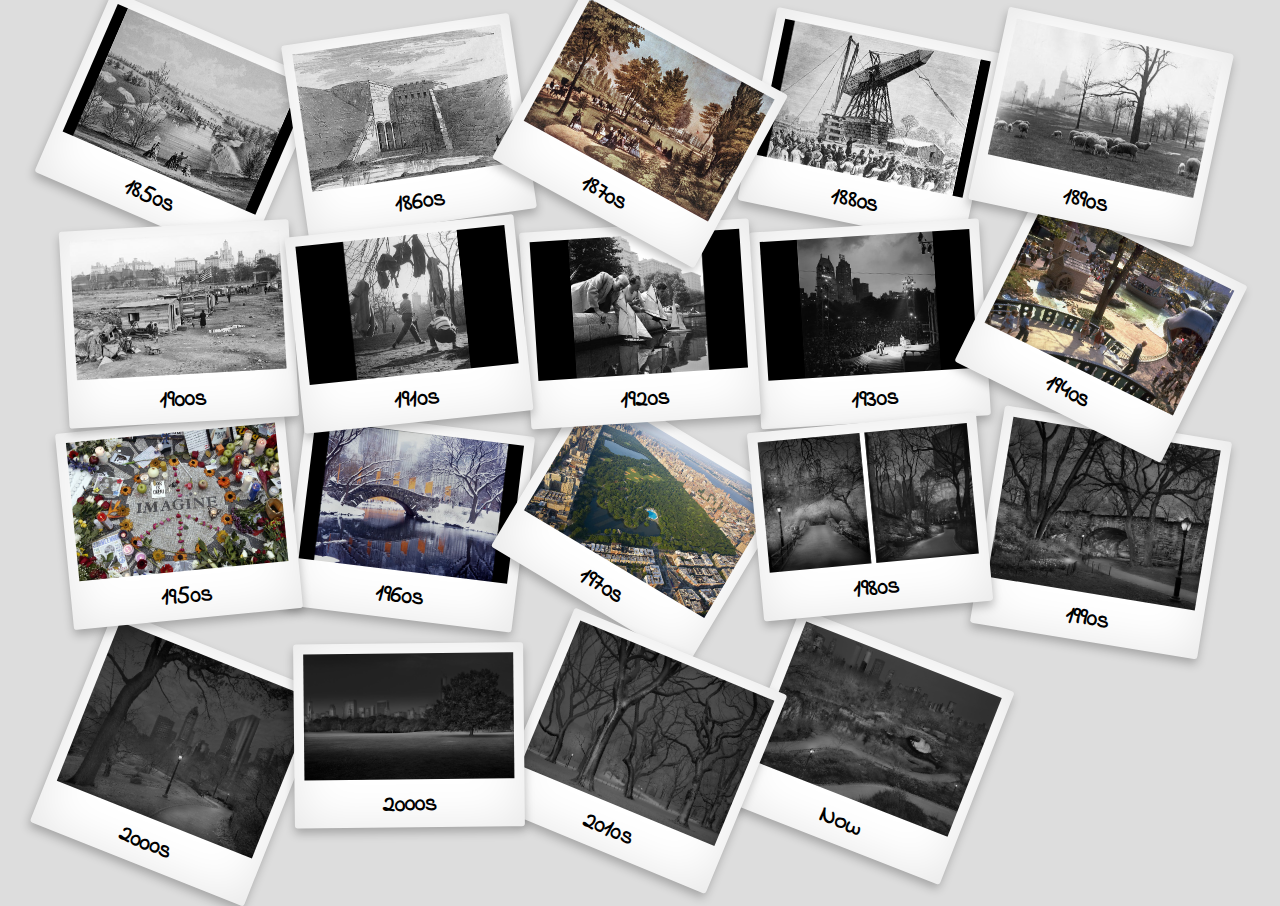
<file: polaroid-photo-collage/index.html>
<!DOCTYPE html>
<html >
  <head>
    <meta charset="UTF-8">
    <title>Polaroid photo collage</title>
    <script src="http://s.codepen.io/assets/libs/modernizr.js" type="text/javascript"></script>

<meta name="viewport" content="width=device-width, initial-scale=1">
<link href='http://fonts.googleapis.com/css?family=Indie+Flower' rel='stylesheet' type='text/css'>
    
    <link rel="stylesheet" href="css/normalize.css">

    
        <link rel="stylesheet" href="css/style.css">

    
    
    
  </head>

  <body>

    <div class="gallery">  
  <figure class="photo">
    <img src="central park/central_park_01.jpg" alt="A" />
    <figcaption>1850s</figcaption>
  </figure>
  <figure class="photo">
    <img src="central park/central_park_03.jpg" alt="B" />
    <figcaption>1860s</figcaption>
  </figure>
  <figure class="photo">
    <img src="central park/central_park_04.jpg" alt="C" />
    <figcaption>1870s</figcaption>
  </figure>
  <figure class="photo">
    <img src="central park/central_park_05.jpg" alt="D" />
    <figcaption>1880s</figcaption>
  </figure>
  <figure class="photo">
    <img src="central park/central_park_06.jpg" alt="E" />
    <figcaption>1890s</figcaption>
  </figure>
  <figure class="photo">
    <img src="central park/central_park_07.jpg" alt="F" />
    <figcaption>1900s</figcaption>
  </figure>
  <figure class="photo">
    <img src="central park/central_park_08.jpg" alt="G" />
    <figcaption>1910s</figcaption>
  </figure>
  <figure class="photo">
    <img src="central park/central_park_09.jpg" alt="H" />
    <figcaption>1920s</figcaption>
  </figure>
  <figure class="photo">
    <img src="central park/central_park_10.jpg" alt="I" />
    <figcaption>1930s</figcaption>
  </figure>
  <figure class="photo">
    <img src="central park/central_park_11.jpg" alt="J" />
    <figcaption>1940s</figcaption>
  </figure>
  <figure class="photo">
    <img src="central park/central_park_12.jpg" alt="K" />
    <figcaption>1950s</figcaption>
  </figure>
  <figure class="photo">
    <img src="central park/central_park_13.jpg" alt="L" />
    <figcaption>1960s</figcaption>
  </figure>
  <figure class="photo">
    <img src="central park/central_park_14.jpg" alt="M" />
    <figcaption>1970s</figcaption>
  </figure>
  <figure class="photo">
    <img src="central park/central_park_15.jpg" alt="N" />
    <figcaption>1980s</figcaption>
  </figure>
  <figure class="photo">
    <img src="central park/central_park_16.jpg" alt="O" />
    <figcaption>1990s</figcaption>
  </figure>
  <figure class="photo">
    <img src="central park/central_park_17.jpg" alt="P" />
    <figcaption>2000s</figcaption>
  </figure>
  <figure class="photo">
    <img src="central park/central_park_18.jpg" alt="Q" />
    <figcaption>2000s</figcaption>
  </figure>
  <figure class="photo">
    <img src="central park/central_park_19.jpg" alt="R" />
    <figcaption>2010s</figcaption>
  </figure>
  <figure class="photo">
    <img src="central park/central_park_20.jpg" alt="S" />
    <figcaption>Now</figcaption>
  </figure>
</div>
    <script src='http://cdnjs.cloudflare.com/ajax/libs/jquery/2.1.3/jquery.min.js'></script>

        <script src="js/index.js"></script>

    
    
    
  </body>
</html>
</file>
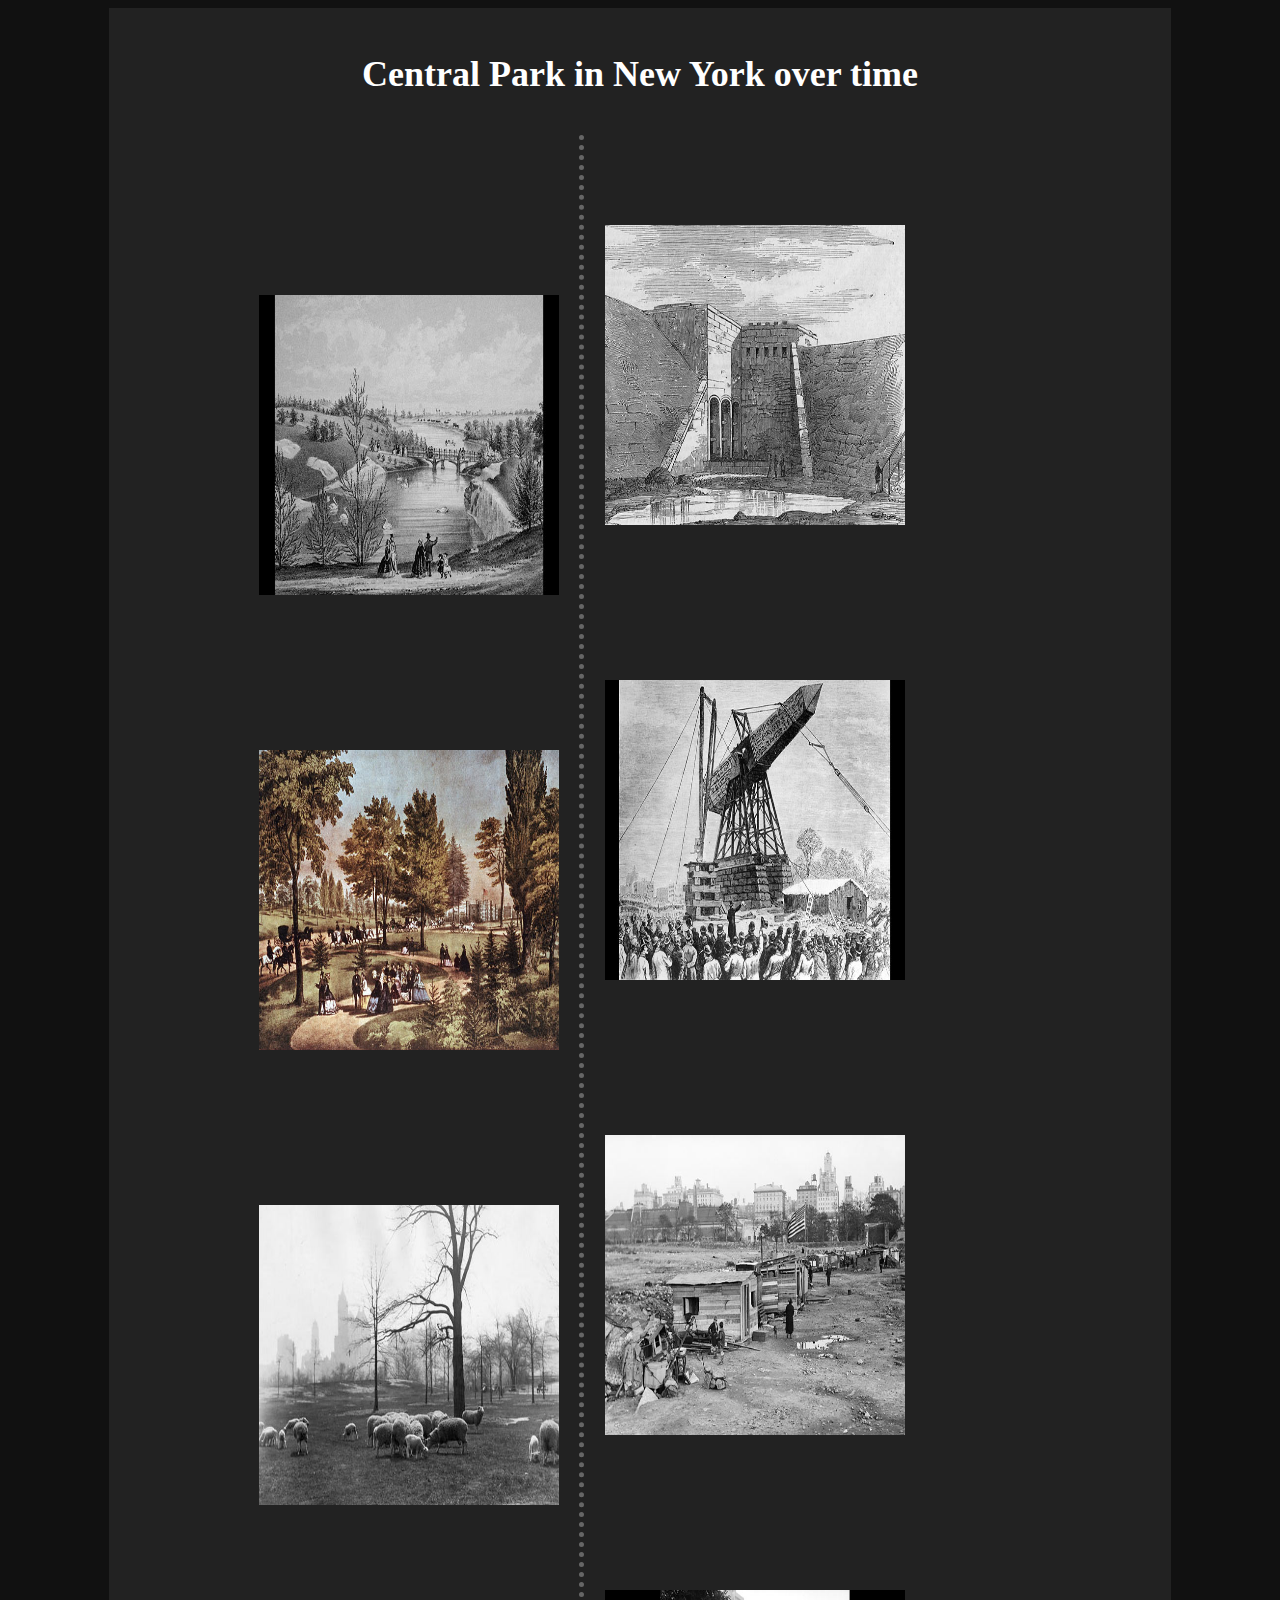
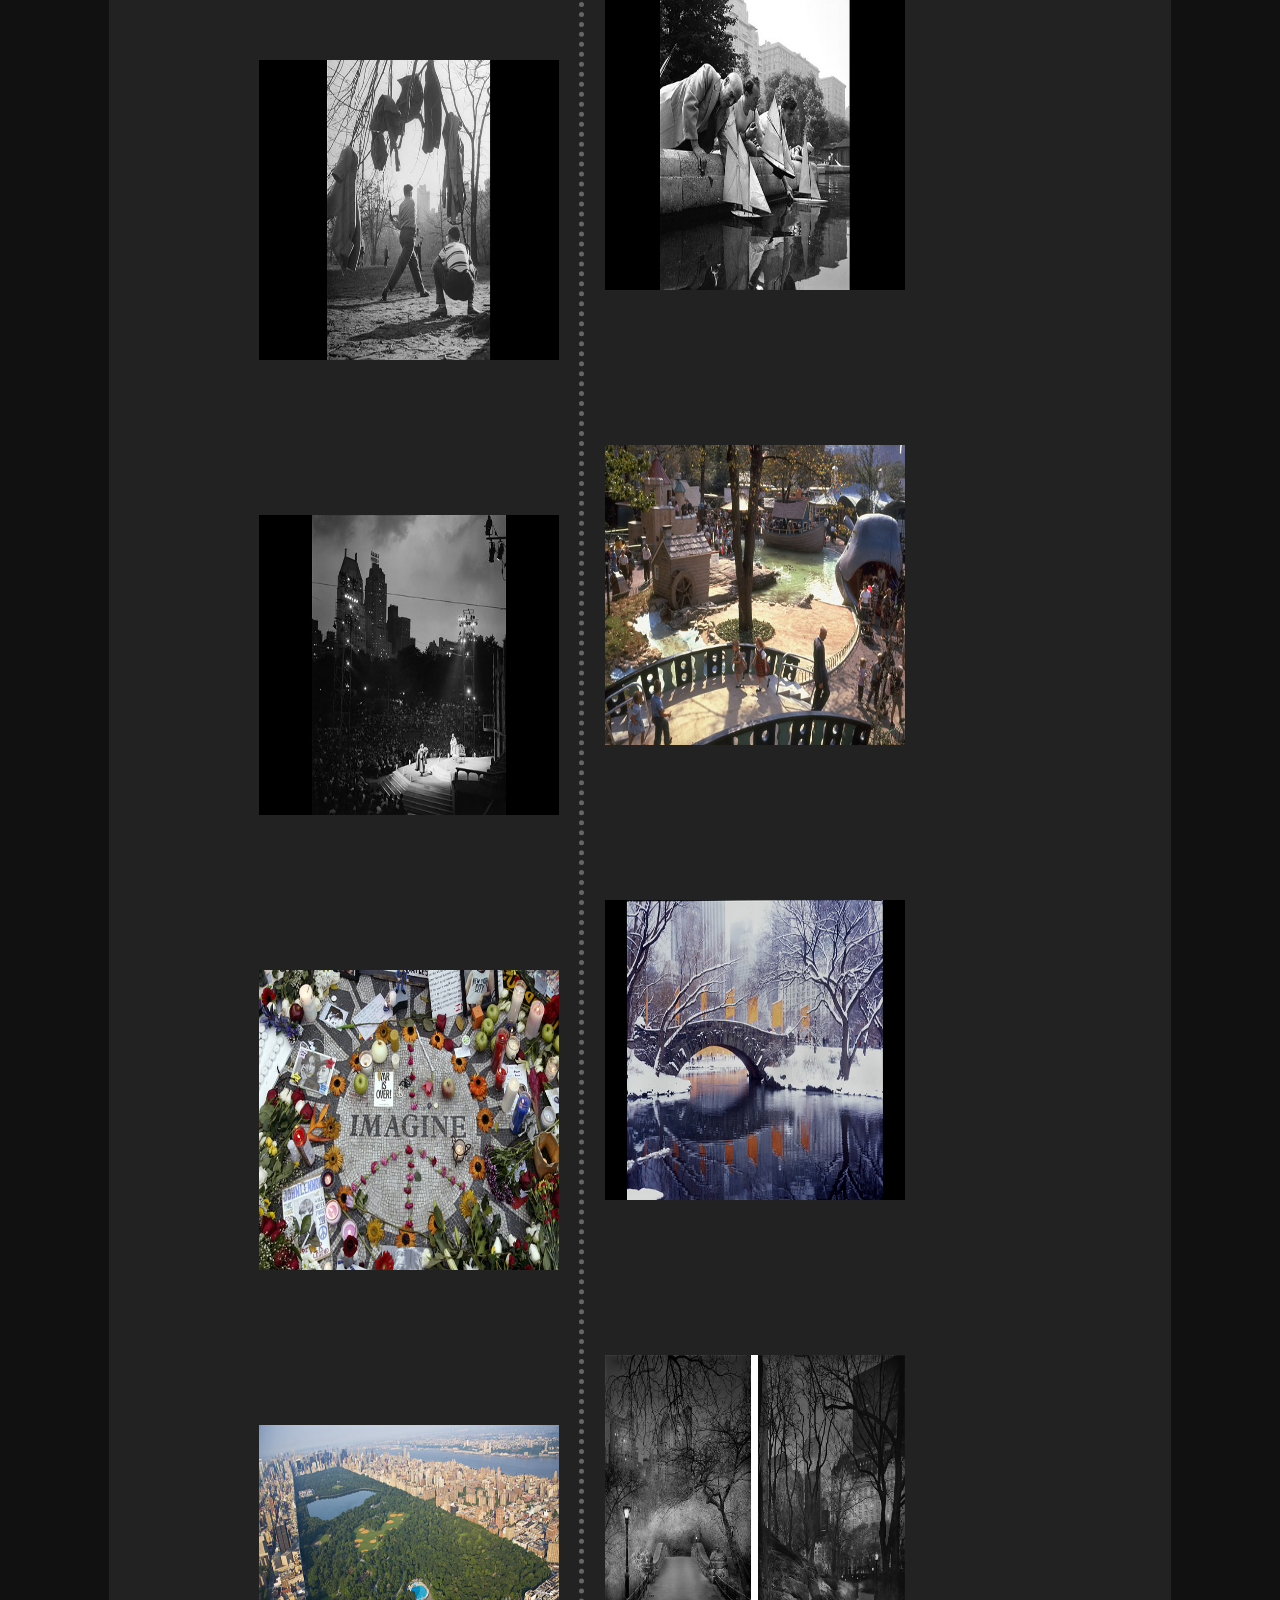
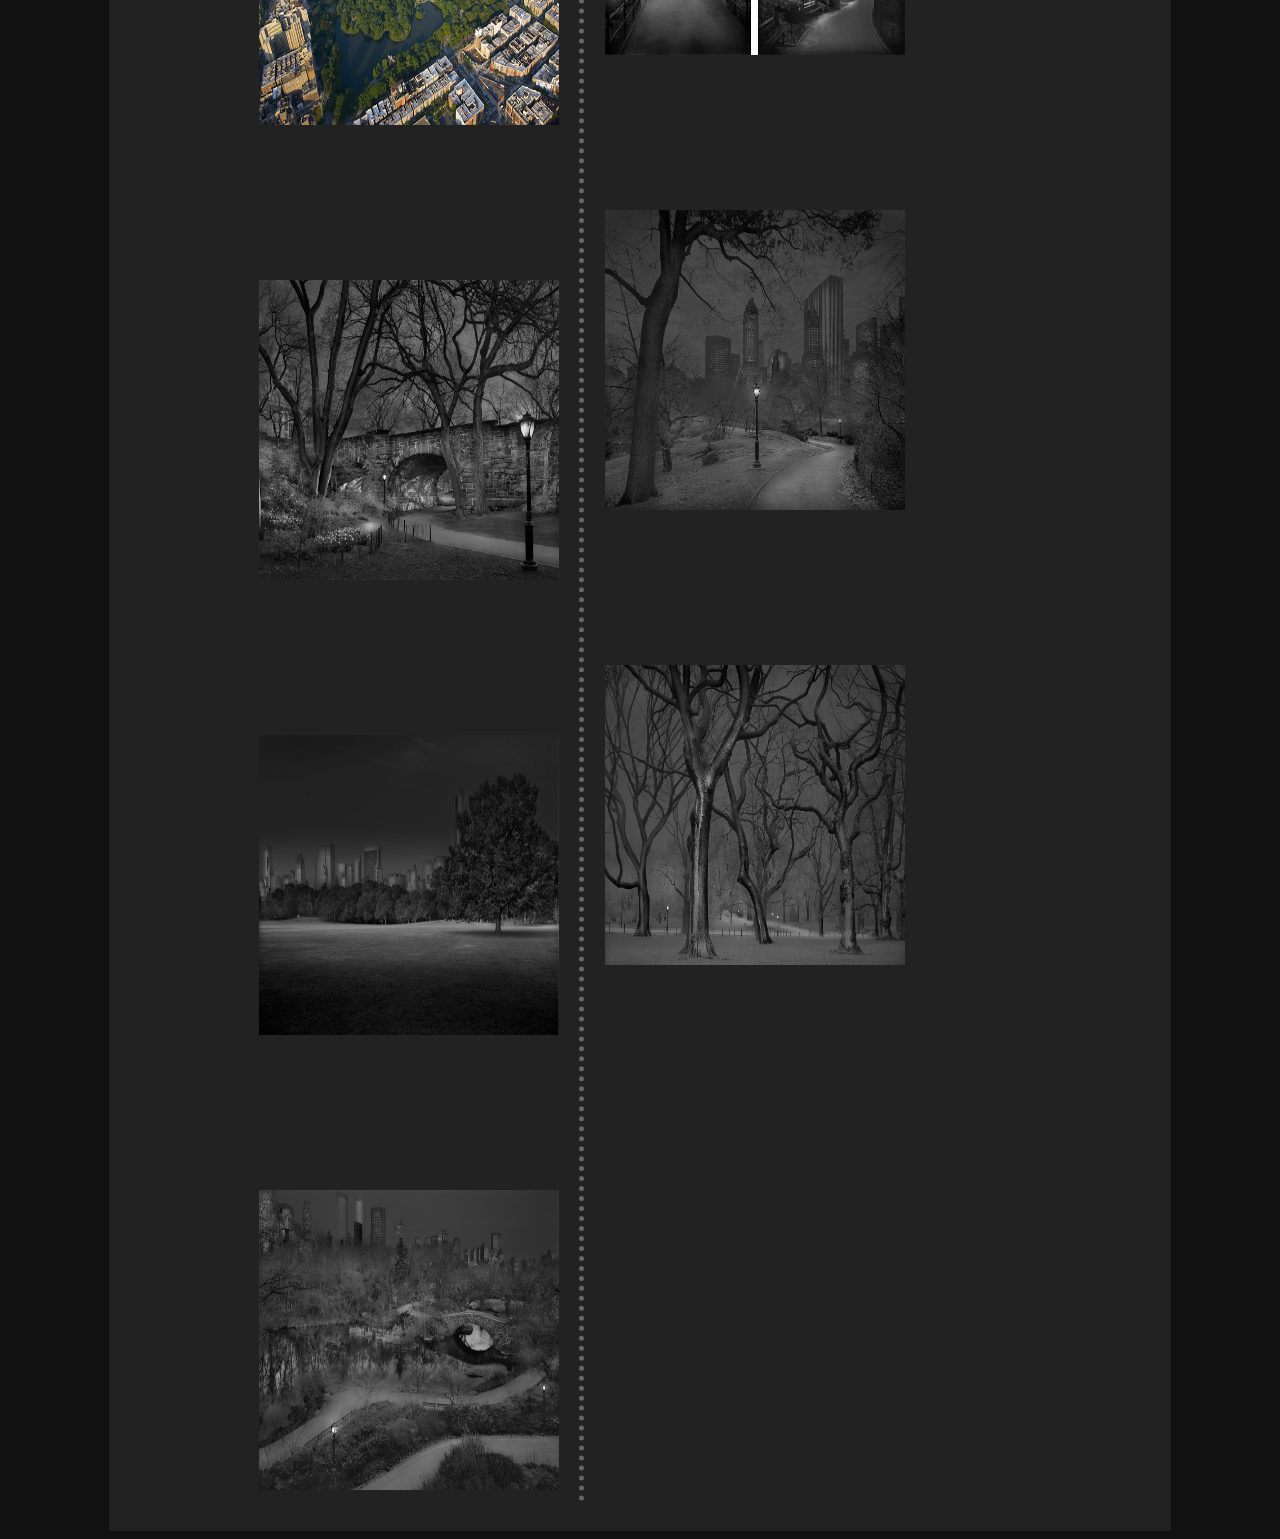
<file: simple-animated-timeline-scroller/index.html>
<!DOCTYPE html>
<html >
  <head>
    <meta charset="UTF-8">
    <title>Simple Animated Timeline Scroller</title>
    
    
    
    
        <link rel="stylesheet" href="css/style.css">

    
    
    
  </head>

  <body>

    <body>
<div class="container">
  <h1>Central Park in New York over time</h1>
   <div class="left-content">
      <p><img src="central%20park/central_park_01.jpg" height="300" width="300"></p>
      <p><img src="central%20park/central_park_04.jpg" height="300" width="300"></p>
      <p><img src="central%20park/central_park_06.jpg" height="300" width="300"></p>
      <p><img src="central%20park/central_park_08.jpg" height="300" width="300"></p>
      <p><img src="central%20park/central_park_10.jpg" height="300" width="300"></p>
      <p><img src="central%20park/central_park_12.jpg" height="300" width="300"></p>
      <p><img src="central%20park/central_park_14.jpg" height="300" width="300"></p>
      <p><img src="central%20park/central_park_16.jpg" height="300" width="300"></p>
      <p><img src="central%20park/central_park_18.jpg" height="300" width="300"></p>
      <p><img src="central%20park/central_park_20.jpg" height="300" width="300"></p>
   </div>
   <div class="right-content">
      <p><img src="central%20park/central_park_03.jpg" height="300" width="300"></p>
      <p><img src="central%20park/central_park_05.jpg" height="300" width="300"></p>
      <p><img src="central%20park/central_park_07.jpg" height="300" width="300"></p>
      <p><img src="central%20park/central_park_09.jpg" height="300" width="300"></p>
      <p><img src="central%20park/central_park_11.jpg" height="300" width="300"></p>
      <p><img src="central%20park/central_park_13.jpg" height="300" width="300"></p>
      <p><img src="central%20park/central_park_15.jpg" height="300" width="300"></p>
      <p><img src="central%20park/central_park_17.jpg" height="300" width="300"></p>
      <p><img src="central%20park/central_park_19.jpg" height="300" width="300"></p>
   </div>
</div>
</body>
    <script src='http://cdnjs.cloudflare.com/ajax/libs/jquery/2.1.3/jquery.min.js'></script>

        <script src="js/index.js"></script>

    
    
    
  </body>
</html>
</file>
<file: polaroid-photo-collage/css/style.css>
*,
*:before,
*:after {
  box-sizing: border-box;
}

body {
  background: #ddd;
  overflow-x: hidden;
}

@media screen and (min-width: 801px) {
  .gallery {
    position: absolute;
    width: 90%;
    top: 50%;
    left: 50%;
    -webkit-transform: translate(-50%, -50%);
        -ms-transform: translate(-50%, -50%);
            transform: translate(-50%, -50%);
  }
}

.photo {
  width: 20%;
  position: relative;
  background: white;
  box-shadow: inset 0px 0px 50px rgba(0, 0, 0, 0.1), 0px 5px 10px rgba(0, 0, 0, 0.25);
  float: left;
  margin-top: 0;
  margin-right: 0;
  margin-bottom: 0;
  margin-left: 0;
  border-radius: 3px;
  padding: 10px 10px 10px 10px;
  -webkit-transition: all 100ms ease-out;
          transition: all 100ms ease-out;
  -webkit-transform: translateZ(0);
          transform: translateZ(0);
}
.photo img {
  width: 100%;
  height: auto;
  position: relative;
}
.photo figcaption {
  margin-top: 10px;
  font-family: 'Indie Flower', cursive;
  font-size: 24px;
  font-weight: bold;
  text-align: center;
  line-height: 1;
  color: black;
}
@media screen and (max-width: 400px) {
  .photo {
    width: 90%;
    -webkit-transform: rotateZ(0deg) !important;
            transform: rotateZ(0deg) !important;
    margin: 20px auto 0 auto;
    float: none;
  }
}
@media screen and (min-width: 401px) {
  .photo:hover {
    -webkit-transform: rotateZ(0deg) scale(1.2) !important;
            transform: rotateZ(0deg) scale(1.2) !important;
    z-index: 257 !important;
    box-shadow: inset 0px 0px 50px rgba(0, 0, 0, 0.1), 0px 0px 29px rgba(0, 0, 0, 0.2);
  }
}
@media screen and (min-width: 401px) and (max-width: 600px) {
  .photo {
    width: 50%;
  }
}
@media screen and (min-width: 601px) and (max-width: 800px) {
  .photo {
    width: 33.3333%;
  }
}
@media screen and (min-width: 801px) and (max-width: 1000px) {
  .photo {
    width: 25%;
  }
}
@media screen and (min-width: 1001px) {
  .photo {
    width: 20%;
  }
}
</file>
<file: simple-animated-timeline-scroller/css/style.css>
body {
	background:#111;	
	font-size:18px;
	color:#FFF;
}
h1 {
  font-size:2em;
  text-align:center;
  margin:20px 0 40px;
  padding:0;
}
.container {
	background:#222;
	width:80%;
	margin:0 auto;
	overflow:auto;
	padding:2%;
}
.right-content, .left-content {
	float:left;
	display:block;
	width:40%;
	padding:1% 2%;
}
.left-content {
	border-right:5px dotted #666;	
	text-align:right;
}
.left-content p {
	margin:150px 0 0;
}
.right-content p {
	margin:80px 0 150px;
}
.container p {
-webkit-transition: all 0.7s ease-in-out;
-moz-transition: all 0.7 ease-in-out;
-ms-transition: all 0.7s ease-in-out;
-o-transition: all 0.7s ease-in-out;
transition: all 0.7s ease-in-out;	
}
.left-content .more-padding {
  padding-right:100px;
}
.right-content .more-padding {
  padding-left:100px;
}
</file>
